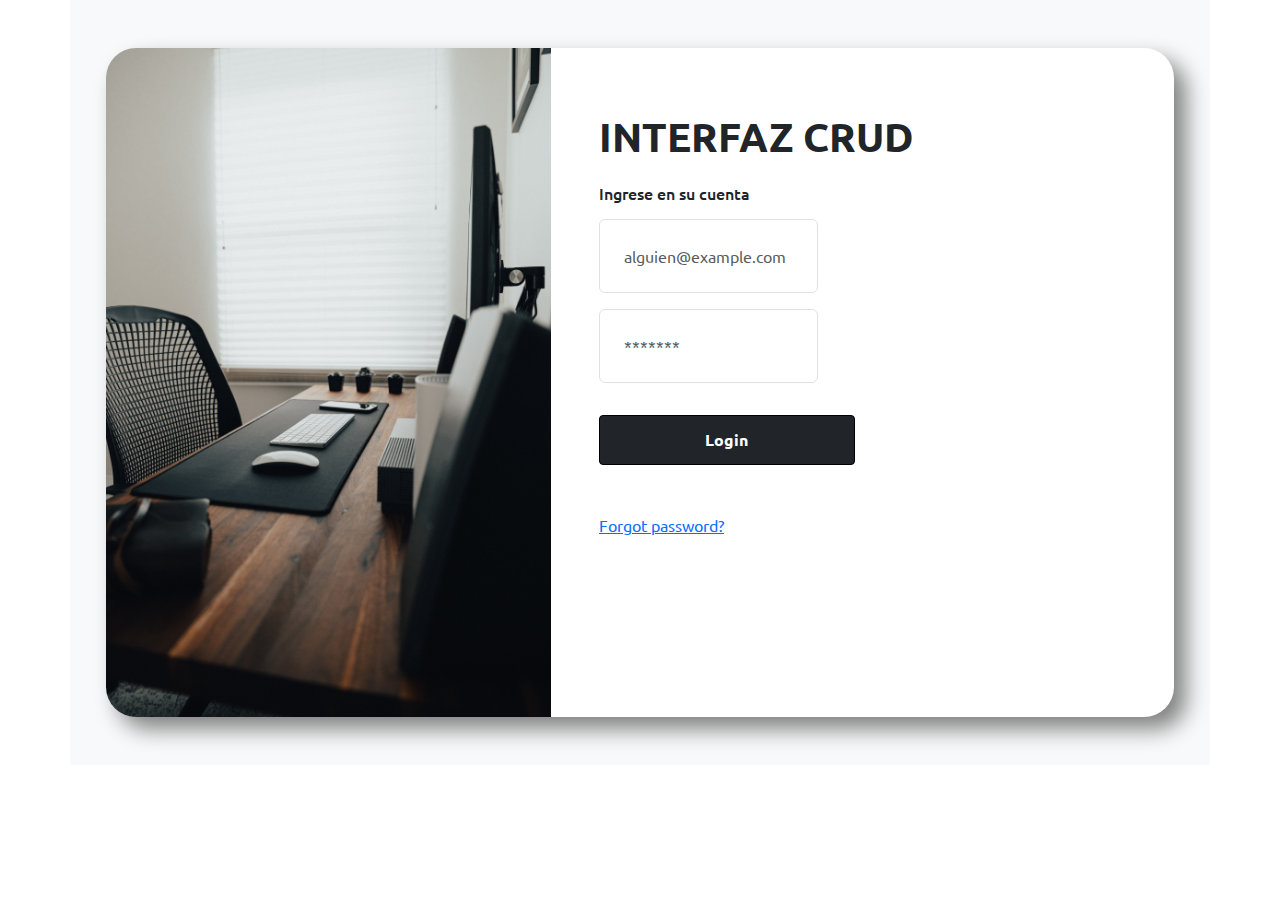
<file: index.html>
<!DOCTYPE html>
<html lang="en">
    
<head>
        <meta charset="UTF-8" />
        <meta http-equiv="X-UA-Compatible" content="IE=edge" />
        <meta name="viewport" content="width=device-width, initial-scale=1.0" />
        <link href="https://cdn.jsdelivr.net/npm/bootstrap@5.0.0-beta3/dist/css/bootstrap.min.css" rel="stylesheet" />
        <link href='https://unpkg.com/boxicons@2.1.1/css/boxicons.min.css' rel='stylesheet'>
        <link rel="stylesheet" href="./styles/style1.css" />
        <title>LOGIN Interfaz CRUD</title>
        <link rel="shortcut icon" href="./img/favicon-96x96.png" type="image/x-icon">
        
        <link rel="preconnect" href="https://fonts.googleapis.com">
        <link rel="preconnect" href="https://fonts.gstatic.com" crossorigin>
        <link href="https://fonts.googleapis.com/css2?family=Ubuntu:wght@300&display=swap" rel="stylesheet">
</head>

<body bg-secondary>
        <div id="wrapper" class="container bg-light p-5">
            <div class="row no-glutters">
                <div class="col-lg-5 p-0">
                    <img src="./img/img login.jpg" class="img-fluid" alt="">
                </div>

                <div class="col-lg-6 px-5 pt-5">
                   
                    <form action="..." method="post" >
                        <h1 class="py-3 ">INTERFAZ CRUD</h1>
                        <h6>Ingrese en su cuenta</h6>
                        <div class="form-floating mb-3">
                            <div class="col-lg-6">
                                <input type="email" id="email" name="email" placeholder="alguien@example.com" class="form-control my-3 p-4" >
                            </div>
                        </div>
                        <div class="form-floating mb-3">
                            <div class="col-lg-6">
                                <input type="password" id="pass" name="pass" placeholder="*******" class="form-control my-3 p-4">
                            </div>
                        </div>
                        <div class="form-row">
                            <div class="col-lg-7">
                                <button type="button" class="btn btn-dark mt-3 mb-5 ">Login</button>                            
                            </div>
                        </div>
                        <a href="">Forgot password?</a>
                    </form>
                </div>
            </div>
        </div>
    </section>

</body>

</html>
</file>
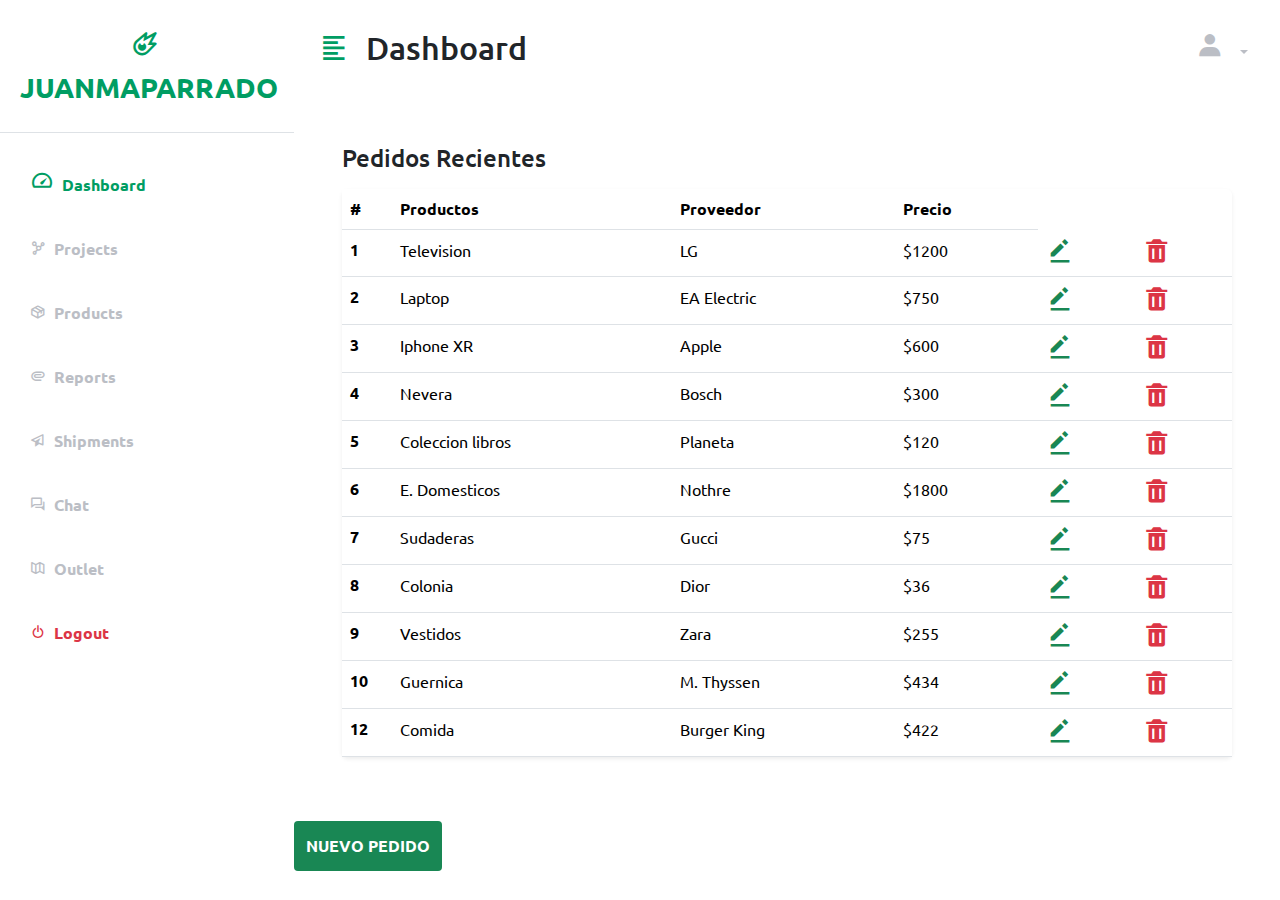
<file: bienvenida.html>
<!DOCTYPE html>
<html lang="en">
<head>
    <meta charset="UTF-8" />
    <meta http-equiv="X-UA-Compatible" content="IE=edge" />
    <meta name="viewport" content="width=device-width, initial-scale=1.0" />
    <!--css bootsrap-->
    <link href="https://cdn.jsdelivr.net/npm/bootstrap@5.0.0-beta3/dist/css/bootstrap.min.css" rel="stylesheet" />
     <!--box icons iconos pagina-->
    <link href='https://unpkg.com/boxicons@2.1.1/css/boxicons.min.css' rel='stylesheet'>
     <!--hoja estilo-->
    <link rel="stylesheet" href="./styles/style.css" />
    <title>Interfaz CRUD</title>
    <link rel="shortcut icon" href="./img/favicon-96x96.png" type="image/x-icon">

    <link rel="preconnect" href="https://fonts.googleapis.com">
    <link rel="preconnect" href="https://fonts.gstatic.com" crossorigin>
    <link href="https://fonts.googleapis.com/css2?family=Ubuntu:wght@300&display=swap" rel="stylesheet">
</head>

<body>
    <div class="d-flex" id="wrapper">
        <!-- Sidebar -->

        <div class="bg-white" id="sidebar-wrapper">
            <div class="sidebar-heading text-center py-4 primary-text fs-3 pe-3 fw-bold text-uppercase border-bottom"><i
                    class="bx bx-meteor me-2"></i>JuanmaParrado</div>
            <div class="list-group list-group-flush my-3">

                <a href="#" class="list-group-item list-group-item-action bg-transparent second-text active"><i
                        class="bx bx-tachometer fs-4 me-2"></i>Dashboard</a>

                <a href="#" class="list-group-item list-group-item-action bg-transparent second-text fw-bold"><i
                        class="bx bx-network-chart me-2"></i>Projects</a>

                <a href="#" class="list-group-item list-group-item-action bg-transparent second-text fw-bold"><i
                        class="bx bx-package me-2"></i>Products</a>

                <a href="#" class="list-group-item list-group-item-action bg-transparent second-text fw-bold"><i
                        class="bx bx-paperclip me-2"></i>Reports</a>

                <a href="#" class="list-group-item list-group-item-action bg-transparent second-text fw-bold"><i
                        class="bx bx-paper-plane me-2"></i>Shipments</a>

                <a href="#" class="list-group-item list-group-item-action bg-transparent second-text fw-bold"><i
                        class="bx bx-conversation me-2"></i>Chat</a>

                <a href="#" class="list-group-item list-group-item-action bg-transparent second-text fw-bold"><i
                        class="bx bx-map-alt me-2"></i>Outlet</a>

                <a href="#" class="list-group-item list-group-item-action bg-transparent text-danger fw-bold"><i
                        class="bx bx-power-off me-2"></i>Logout</a>
            </div>
        </div>

        <!-- Contenido Central  -->
        <div id="page-content-wrapper">
            <!--BARRA NAVEGACION-->
            <nav class="navbar navbar-expand-lg navbar-light bg-transparent py-4 px-4">
                <div class="d-flex align-items-center">
                    <i class="bx bx-align-left primary-text fs-2 me-3" id="menu-toggle"></i>
                    <h2 class="fs-2 m-0">Dashboard</h2>
                </div>

                <button class="navbar-toggler" type="button" data-bs-toggle="collapse"
                    data-bs-target="#navbarSupportedContent" aria-controls="navbarSupportedContent"
                    aria-expanded="false" aria-label="Toggle navigation">
                    <span class="navbar-toggler-icon"></span>
                </button>
                <!--USUARIO DERECHA-->
                <div class="collapse navbar-collapse" id="navbarSupportedContent">
                    <ul class="navbar-nav ms-auto mb-2 mb-lg-0">
                        <li class="nav-item dropdown">
                            <a class="nav-link dropdown-toggle second-text fw-bold" href="#" id="navbarDropdown"
                                role="button" data-bs-toggle="dropdown"  aria-expanded="false">
                                <i class="bx bxs-user fs-3 me-2"></i>
                            </a>
                            <ul class="dropdown-menu" aria-labelledby="navbarDropdown">
                                <li><a class="dropdown-item" href="#">Profile</a></li>
                                <li><a class="dropdown-item" href="#">Settings</a></li>
                                <li><a class="dropdown-item" href="#" onclick="confirm('Estás seguro de que quieres SALIR?')">Logout</a></li>
                            </ul>
                        </li>
                    </ul>
                </div>
            </nav>
            <!--TABLA-->
            <div class="container-fluid px-5">
                <div class="row my-5">
                    <h3 class="fs-4 mb-3">Pedidos Recientes</h3>
                    <div class="col">
                        <table class="table bg-white rounded shadow-sm  table-hover">
                            <thead>
                                <tr>
                                    <th scope="col" width="50">#</th>
                                    <th scope="col">Productos</th>
                                    <th scope="col">Proveedor</th>
                                    <th scope="col">Precio</th> 
                                </tr>
                            </thead>
                            <tbody>
                                <tr>
                                    <th scope="row">1</th>
                                   
                                    <td>Television</td>
                                    <td>LG</td>
                                    <td>$1200</td>
                                    <td><a href="./update.html" target="_blank"><i class='bx bxs-edit-alt fs-3 text-success'></i></a></td>
                                    <td><i class="bx bxs-trash text-danger fs-3" onclick="confirm('Estás seguro de que quieres BORRAR este producto?')"></i></td>

                                </tr>
                                <tr>
                                    <th scope="row">2</th>
                                    <td>Laptop</td>
                                    <td>EA Electric</td>
                                    <td>$750</td>
                                    <td><a href="./update.html" target="_blank"><i class='bx bxs-edit-alt fs-3 text-success'></i></a></td>
                                    <td><i class="bx bxs-trash text-danger fs-3" onclick="confirm('Estás seguro de que quieres BORRAR este producto?')"></i></td>
                                </tr>
                                <tr>
                                    <th scope="row">3</th>
                                    <td>Iphone XR </td>
                                    <td>Apple</td>
                                    <td>$600</td>
                                    <td><a href="./update.html" target="_blank"><i class='bx bxs-edit-alt fs-3 text-success'></i></a></td>
                                    <td><i class="bx bxs-trash text-danger fs-3" onclick="confirm('Estás seguro de que quieres BORRAR este producto?')"></i></td>
                                </tr>
                                <tr>
                                    <th scope="row">4</th>
                                    <td>Nevera</td>
                                    <td>Bosch</td>
                                    <td>$300</td>
                                    <td><a href="./update.html" target="_blank"><i class='bx bxs-edit-alt fs-3 text-success'></i></a></td>
                                    <td><i class="bx bxs-trash text-danger fs-3" onclick="confirm('Estás seguro de que quieres BORRAR este producto?')"></i></td>
                                </tr>
                                <tr>
                                    <th scope="row">5</th>
                                    <td>Coleccion libros</td>
                                    <td>Planeta</td>
                                    <td>$120</td>
                                    <td><a href="./update.html" target="_blank"><i class='bx bxs-edit-alt fs-3 text-success'></i></a></td>
                                    <td><i class="bx bxs-trash text-danger fs-3" onclick="confirm('Estás seguro de que quieres BORRAR este producto?')"></i></td>
                                </tr>
                                <tr>
                                    <th scope="row">6</th>
                                    <td>E. Domesticos</td>
                                    <td>Nothre</td>
                                    <td>$1800</td>
                                    <td><a href="./update.html" target="_blank"><i class='bx bxs-edit-alt fs-3 text-success'></i></a></td>
                                    <td><i class="bx bxs-trash text-danger fs-3" onclick="confirm('Estás seguro de que quieres BORRAR este producto?')"></i></td>
                                </tr>
                                <tr>
                                    <th scope="row">7</th>
                                    <td>Sudaderas</td>
                                    <td>Gucci</td>
                                    <td>$75</td>
                                    <td><a href="./update.html" target="_blank"><i class='bx bxs-edit-alt fs-3 text-success'></i></a></td>
                                    <td><i class="bx bxs-trash text-danger fs-3" onclick="confirm('Estás seguro de que quieres BORRAR este producto?')"></i></td>
                                </tr>
                                <tr>
                                    <th scope="row">8</th>
                                    <td>Colonia</td>
                                    <td>Dior</td>
                                    <td>$36</td>
                                    <td><a href="./update.html" target="_blank"><i class='bx bxs-edit-alt fs-3 text-success'></i></a></td>
                                    <td><i class="bx bxs-trash text-danger fs-3" onclick="confirm('Estás seguro de que quieres BORRAR este producto?')"></i></td>
                                </tr>
                                <tr>
                                    <th scope="row">9</th>
                                    <td>Vestidos</td>
                                    <td>Zara</td>
                                    <td>$255</td>
                                    <td><a href="./update.html" target="_blank"><i class='bx bxs-edit-alt fs-3 text-success'></i></a></td>
                                    <td><i class="bx bxs-trash text-danger fs-3" onclick="confirm('Estás seguro de que quieres BORRAR este producto?')"></i></td>
                                </tr>
                                <tr>
                                    <th scope="row">10</th>
                                    <td>Guernica</td>
                                    <td>M. Thyssen</td>
                                    <td>$434</td>
                                    <td><a href="./update.html" target="_blank"><i class='bx bxs-edit-alt fs-3 text-success'></i></a></td>
                                    <td><i class="bx bxs-trash text-danger fs-3" onclick="confirm('Estás seguro de que quieres BORRAR este producto?')"></i></td>
                                </tr>
                                <tr>
                                    <th scope="row">12</th>
                                    <td>Comida</td>
                                    <td>Burger King</td>
                                    <td>$422</td>
                                    <td><a href="./update.html" target="_blank"><i class='bx bxs-edit-alt fs-3 text-success'></i></a></td>
                                    <td><i class="bx bxs-trash text-danger fs-3" onclick="confirm('Estás seguro de que quieres BORRAR este producto?')"></i></td>
                                </tr>
                            </tbody>
                        </table>
                    </div>
                </div>

            </div>
            <!-- BOTON Nuevo PEDIDO-->
        <button type="button" class="btn btn-success" 
        data-bs-toggle="modal" data-bs-target="#formularioProducto">NUEVO PEDIDO</button>
        <!-- modal-->

        <div class="modal fade" id="formularioProducto" tabindex="-1" aria-labelledby="formularioInsertar" aria-hidden="true">
          <div class="modal-dialog">
            <div class="modal-content">
              <div class="modal-header">
                <h5 class="modal-title" id="formularioInsertar">Pedido nuevo</h5>
                <button type="button" class="btn-close" data-bs-dismiss="modal" aria-label="Close"></button>
              </div>

              <div class="modal-body">
                <form method="post" action="" class="border border-primary p-4">
                  <!-- introducción de nombre con efecto placeholder -->
                  <div class="form-floating mb-3">
                      <input type="text" class="form-control" id="nombre" name="nombre" 
                      placeholder="Dame tu nombre" required>
                      <label for="nombreHelp" class="form-label">Name *</label>
                  </div>

                  <div class="form-floating mb-3">
                    <input type="text" class="form-control" id="tlf" name="tlf" 
                    placeholder="Dame tu tlf" required>
                    <label for="tlfHelp" class="form-label">Phone Number *</label>
                </div>

                  <div class=" mb-3">
                      <label for="producto" class="form-label">Producto *:</label>
                      <input type="number" min="1" max="12" class="form-control" id="producto" name="producto" aria-describedby="productoHelp" required> 
                     
                  </div>
                  
                  <div class="mb-3">
                      <label for="provincia" class="form-label">Proveedor *:</label>
                      <select class="form-select" aria-label="Selecciona proveedor"
                       id="proveedor" name="proveedor">
                          <option>--Selecciona proveedor</option>
                          <option value="lg">LG</option>
                          <option value="eaelectric">EA Electric</option>
                          <option value="apple">Apple</option>
                          <option value="bosch">Bosch</option>
                          <option value="planeta">Planeta</option>
                          <option value="Nothre">Nothre</option>
                          <option value="gucci">Gucci</option>
                          <option value="dior">Dior</option>
                          <option value="zara">Zara</option>
                          <option value="burgerking">Burger King</option>
                      </select>
                  </div>
                    <div class="mb-3 form-check">
                        <label class="form-check-label" for="envio">Envio urgente</label>
                        <input type="checkbox" class="form-check-input" id="envio" name="envio">
                    </div>
                  <button type="submit" class="btn btn-primary">Enviar</button>
              </form>
              </div>                
              </div>
            </div>
          </div>
        </div>
        </div>
    </div>
    
    </div>
    <script src="https://cdn.jsdelivr.net/npm/bootstrap@5.0.0-beta3/dist/js/bootstrap.bundle.min.js"></script>
    <script>
        var el = document.getElementById("wrapper");
        var toggleButton = document.getElementById("menu-toggle");

        toggleButton.onclick = function () {
            el.classList.toggle("toggled");
        };
    </script>
</body>

</html>

</head>
<body>
    
</body>
</html>
</file>
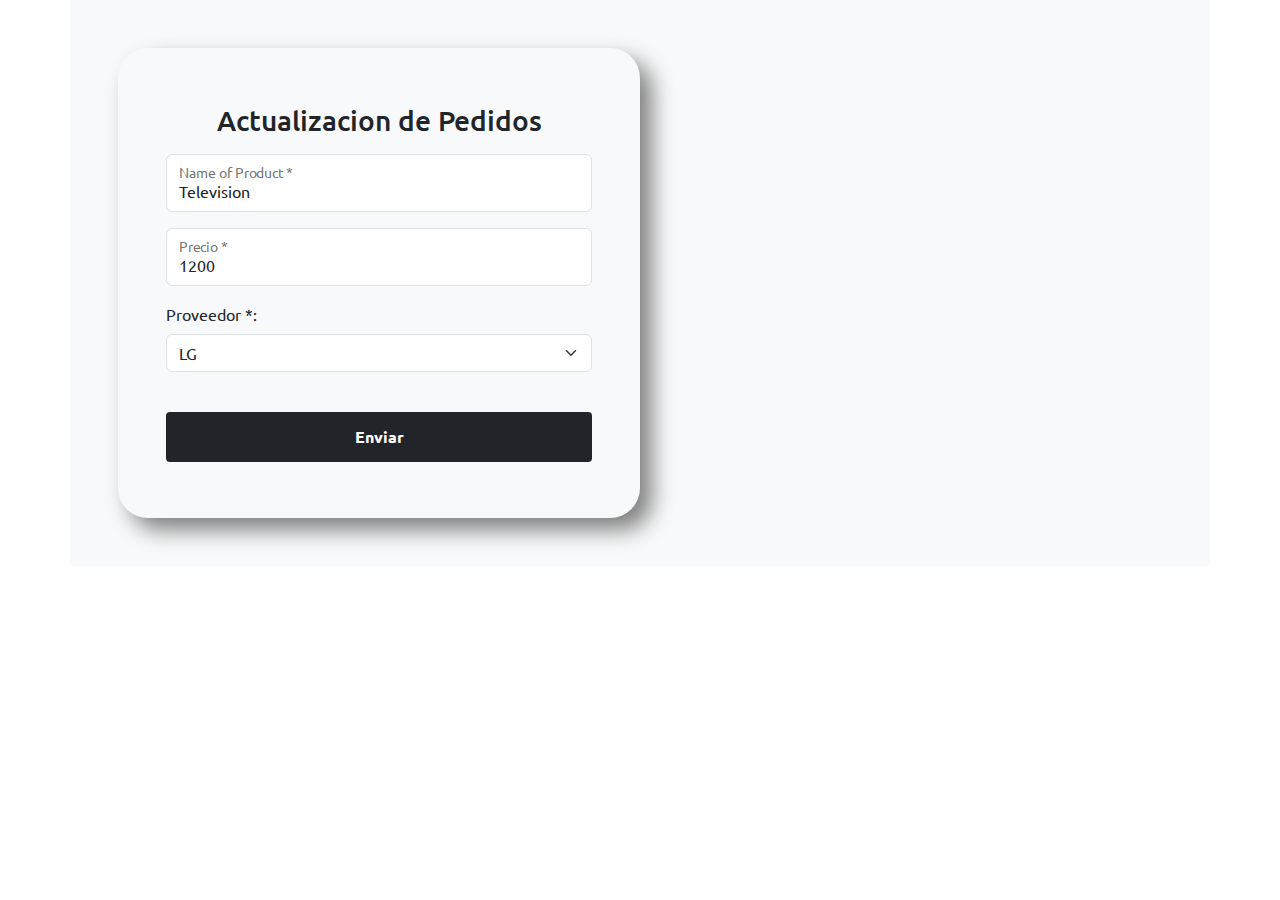
<file: update.html>
<!DOCTYPE html>
<html lang="en">
<head>
        <meta charset="UTF-8" />
        <meta http-equiv="X-UA-Compatible" content="IE=edge" />
        <meta name="viewport" content="width=device-width, initial-scale=1.0" />
        <link href="https://cdn.jsdelivr.net/npm/bootstrap@5.0.0-beta3/dist/css/bootstrap.min.css" rel="stylesheet" />
        <link href='https://unpkg.com/boxicons@2.1.1/css/boxicons.min.css' rel='stylesheet'>

        <title>Update Interfaz CRUD</title>
        <link rel="shortcut icon" href="./img/favicon-96x96.png" type="image/x-icon">
        <link rel="stylesheet" href="./styles/style2.css">

        <link rel="preconnect" href="https://fonts.googleapis.com">
        <link rel="preconnect" href="https://fonts.gstatic.com" crossorigin>
        <link href="https://fonts.googleapis.com/css2?family=Ubuntu:wght@300&display=swap" rel="stylesheet">
</head>
<body>
    <div id="wrapper" class="container bg-light p-5 >
        <div class="row">
            <div class="col-lg-6 px-5 pt-5">
                <form method="post" action="">
                    <h3 class="text-center py-2 ">Actualizacion de Pedidos</h3>

                    <div class="form-floating mb-3">
                        <input type="text" class="form-control" id="nombre" name="nombre" 
                        placeholder="Dame tu nombre" value="Television" required>
                        <label for="nombreHelp" class="form-label">Name of Product *</label>
                    </div>

                    <div class="form-floating mb-3">
                        <input type="number" min="1" max="999999" class="form-control" id="precio" name="precio" aria-describedby="precioHelp" 
                        value="1200" required>
                        <label for="tlfHelp" class="form-label">Precio *</label>
                    </div>
         
                    <div class="mb-3">
                        <label for="provincia" class="form-label">Proveedor *:</label>
                        <select class="form-select" aria-label="Selecciona proveedor"
                        id="proveedor" name="proveedor">
                            <option>--Selecciona proveedor</option>
                            <option value="lg" selected>LG</option>
                            <option value="eaelectric">EA Electric</option>
                            <option value="apple">Apple</option>
                            <option value="bosch">Bosch</option>
                            <option value="planeta">Planeta</option>
                            <option value="Nothre">Nothre</option>
                            <option value="gucci">Gucci</option>
                            <option value="dior">Dior</option>
                            <option value="zara">Zara</option>
                            <option value="burgerking">Burger King</option>
                        </select>
                    </div>
                    <div class="m-auto py-2">
                        <button type="button" class="btn btn-dark mt-3 mb-5 ">Enviar</button>                            
                    </div>
                </form>



            </div>
        
        </div>
    </div>
    
   
    
</body>
</html>
</file>
<file: styles/style1.css>
*{
    padding: 0;
    margin: 0;
    box-sizing: border-box;
    font-family: 'Ubuntu';
    
}
body{
    background-color: #fff;
}
.row{
    background-color: #fff;
    border-radius: 30px;
    box-shadow: 12px 12px 22px grey ;
}
img{
    border-top-left-radius: 30px;
    border-bottom-left-radius: 30px;
    box-sizing:content-box;
}
h1{
    font-weight: bolder !important;
}

.btn{
    border: black 1px solid;
    outline: none;
    height: 50px;
    width: 100%;
    border-radius: 4px;
    font-weight: bold ;
}
.btn:hover{
    background-color: white;
    border: black 1px solid;
    color: black !important;
   
}
</file>
<file: styles/style.css>
*{
  font-family: 'Ubuntu';
}

  .primary-text {
    color:  #009d63;
    }
  
  .second-text {
    color:  #bbbec5;
  }
  
  
  .rounded-full {
    border-radius: 100%;
  }
  
  #wrapper {
    overflow-x: hidden;
   
  }
  
  #sidebar-wrapper {
    min-height: 100vh;
    margin-left: -15rem;
    -webkit-transition: margin 0.25s ease-out;
    -moz-transition: margin 0.25s ease-out;
    -o-transition: margin 0.25s ease-out;
    transition: margin 0.25s ease-out;
  }
  
  #sidebar-wrapper .sidebar-heading {
    padding: 0.875rem 1.25rem;
    font-size: 1.2rem;
  }
  
  #sidebar-wrapper .list-group {
    width: 15rem;
  }
  
  #page-content-wrapper {
    min-width: 100vw;
  }
  
  #wrapper.toggled #sidebar-wrapper {
    margin-left: 0;
  }
  
  #menu-toggle {
    cursor: pointer;
  }
  
  .list-group-item {
    border: none;
    padding: 20px 30px;
  }
  
  .list-group-item.active {
    background-color: transparent;
    color:  #009d63;
    font-weight: bold;
    border: none;
  }
  
  .btn{
    border: none ;
    outline: none;
    height: 50px;
    border-radius: 4px;
    font-weight: bold ;
}
.btn:hover{
    background-color: white;
    border: black 1px solid;
    color: black;
   ;
}
  
  @media (min-width: 768px) {
    #sidebar-wrapper {
      margin-left: 0;
    }
  
    #page-content-wrapper {
      min-width: 0;
      width: 100%;
    }
  
    #wrapper.toggled #sidebar-wrapper {
      margin-left: -18rem;
   
    }
    



}
</file>
<file: styles/style2.css>
*{
    font-family: 'Ubuntu';
  }
  .col-lg-6{
    box-shadow: 12px 12px 22px grey ;
    border-radius: 30px;
  }

.btn{
    border: none ;
    outline: none;
    height: 50px;
    width: 100%;
    border-radius: 4px;
    font-weight: bold ;
  }
  .btn:hover{
    background-color: white;
    border: black 1px solid;
    color: black;
  }
</file>
